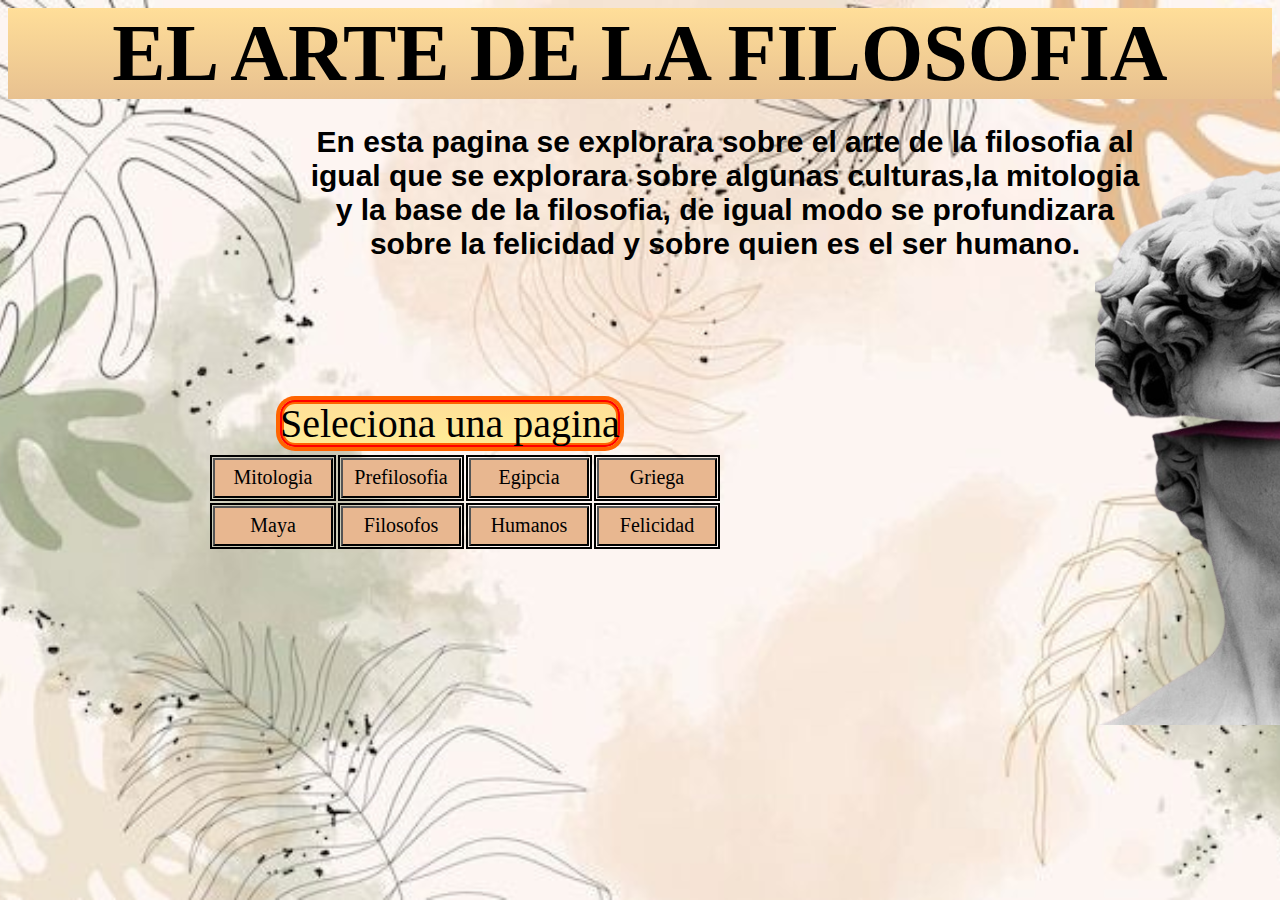
<file: index.html>
<html>
<head>
<title>Filsofia</title>
<link rel="stylesheet" href="disen.css">
</head>
<style type="text/css">
table{border-collapase: separate;}
th{border-collapase: separate;border:black 2px solid;font-size:20px;}
td{border-collapase: separate;border:black 2px solid;color:black;font-size:15px;}

.tab{
position: Relative;
top: 300;
left:200;
}

.caja1{
position: absolute;
top: 100;
left:300;
height:10;
width:850;
font-family:Arial;
font-size: 20px;
}

.caja2{
position: Absolute;
top: 120;
left: 1100;
}

.caja3{
position: Absolute;
top: 400;
left: 280;
font-family:Forte;
font-size: 40px;
border-radius: 15px;
background-image: linear-gradient(#FFDE99, #FFEE96); 
box-shadow: inset 0 0 0 2px #FF0000, inset 0 0 0 4px #FF6400, 0 0 0 4px #FF6400; }
}

</style>

<header>
<h1 align="center">EL ARTE DE LA FILOSOFIA</h1>
</header>

<body>
<body background="Fon2.jpg">

<div class="caja1">
<h2 align="center">En esta pagina se explorara sobre el arte de la filosofia al igual que se explorara sobre algunas culturas,la mitologia y la base de la filosofia, de igual modo se profundizara sobre la felicidad y sobre quien es el ser humano.
</div>

<div class="caja2">
<img src="opo.png" width="350" height="600">
</div>

<div class="caja3">
Seleciona una pagina
</div>



<div class="tab">
<table>
<tr>
<th>
<button style="background-color:#E8B790;height:40; width:120;font-family: Arial Rounded MT;font-size: 20px;cursor: pointer;" onclick="window.location.href='Mitologia.html'">Mitologia</button>
</th>
<th>
<button style="background-color:#E8B790;height:40; width:120; font-family: Arial Rounded MT;font-size: 20px;cursor: pointer;" onclick="window.location.href='Prefilosofia.html'">Prefilosofia</button>
</th>
<th>
<button style="background-color:#E8B790;height:40; width:120; font-family: Arial Rounded MT;font-size: 20px;cursor: pointer;" onclick="window.location.href='Egipcia.html'">Egipcia</button>
</th>
<th>
<button style="background-color:#E8B790;height:40; width:120; font-family: Arial Rounded MT;font-size: 20px;cursor: pointer;" onclick="window.location.href='Griega.html'">Griega</button>
</th>
</tr>

<tr>
<td>
<button style="background-color:#E8B790;height:40; width:120; font-family: Arial Rounded MT;font-size: 20px;cursor: pointer;" onclick="window.location.href='Maya.html'">Maya</button>
</td>
<td>
<button style="background-color:#E8B790;height:40; width:120; font-family: Arial Rounded MT;font-size: 20px;cursor: pointer;" onclick="window.location.href='Filosofos.html'">Filosofos</button>
</td>
<td>
<button style="background-color:#E8B790;height:40; width:120; font-family: Arial Rounded MT;font-size: 20px;cursor: pointer;" onclick="window.location.href='Humano.html'">Humanos</button>
</td>
<td>
<button style="background-color:#E8B790;height:40; width:120; font-family: Arial Rounded MT;font-size: 20px;cursor: pointer;" onclick="window.location.href='Felicidad.html'">Felicidad</button>
</td>
</tr>
</table>
</div>

</html>
</file>
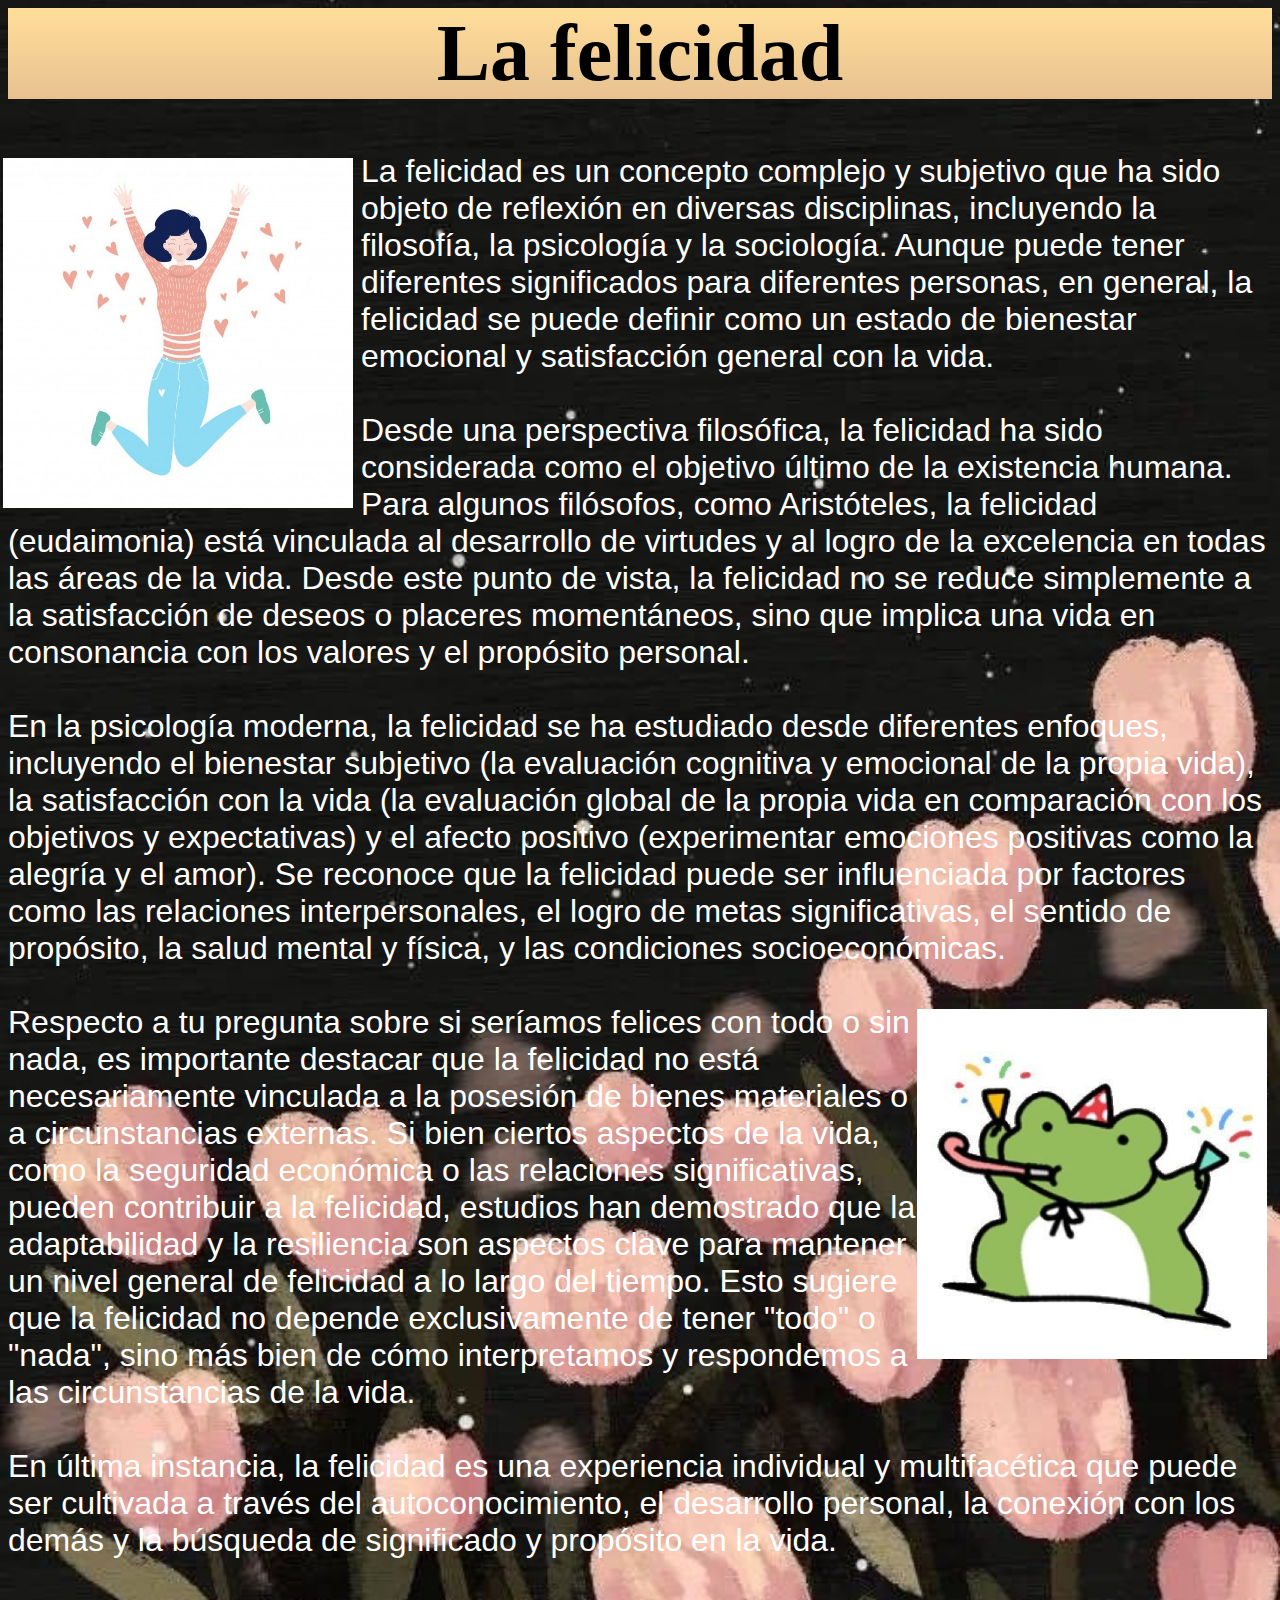
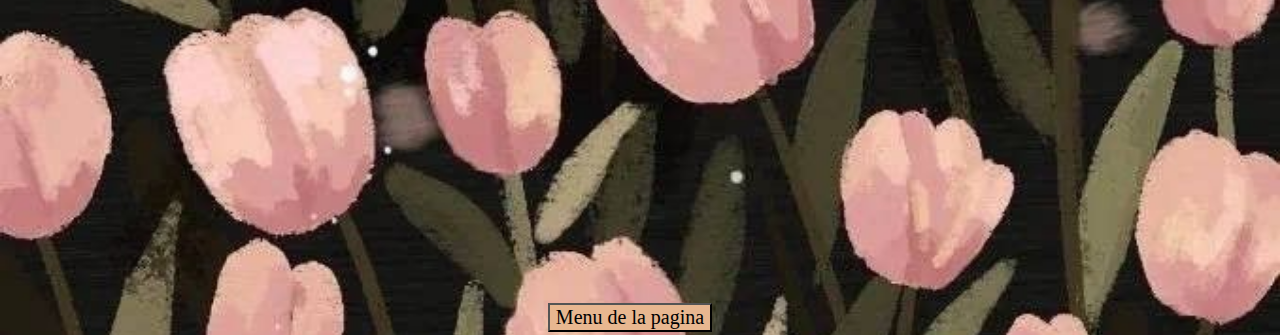
<file: Felicidad.html>
<html>

<head>
<link rel="stylesheet" href="disen.css">
<title>Felicidad</title>
<style type="text/css">
.text2{
color: White;
font-family:Arial;
}
</style>
</head>

<header>
<h1 align="center">La felicidad</h1>
</header>

<body>
<body background="Fon9.jpg">
<div class="img">
<img src="feli.jpg" align="left" height=350px widgt=400px>
</div>

<div class="text2">
<font size="6">
La felicidad es un concepto complejo y subjetivo que ha sido objeto de reflexión en diversas disciplinas, incluyendo la filosofía, la psicología y la sociología. Aunque puede tener diferentes significados para diferentes personas, en general, la felicidad se puede definir como un estado de bienestar emocional y satisfacción general con la vida.<br><br>

Desde una perspectiva filosófica, la felicidad ha sido considerada como el objetivo último de la existencia humana. Para algunos filósofos, como Aristóteles, la felicidad (eudaimonia) está vinculada al desarrollo de virtudes y al logro de la excelencia en todas las áreas de la vida. Desde este punto de vista, la felicidad no se reduce simplemente a la satisfacción de deseos o placeres momentáneos, sino que implica una vida en consonancia con los valores y el propósito personal.<br><br>

En la psicología moderna, la felicidad se ha estudiado desde diferentes enfoques, incluyendo el bienestar subjetivo (la evaluación cognitiva y emocional de la propia vida), la satisfacción con la vida (la evaluación global de la propia vida en comparación con los objetivos y expectativas) y el afecto positivo (experimentar emociones positivas como la alegría y el amor). Se reconoce que la felicidad puede ser influenciada por factores como las relaciones interpersonales, el logro de metas significativas, el sentido de propósito, la salud mental y física, y las condiciones socioeconómicas.<br><br>
<img src="Si.jpg" align="right" height=350px widgt=400px>

Respecto a tu pregunta sobre si seríamos felices con todo o sin nada, es importante destacar que la felicidad no está necesariamente vinculada a la posesión de bienes materiales o a circunstancias externas. Si bien ciertos aspectos de la vida, como la seguridad económica o las relaciones significativas, pueden contribuir a la felicidad, estudios han demostrado que la adaptabilidad y la resiliencia son aspectos clave para mantener un nivel general de felicidad a lo largo del tiempo. Esto sugiere que la felicidad no depende exclusivamente de tener "todo" o "nada", sino más bien de cómo interpretamos y respondemos a las circunstancias de la vida.<br><br>

En última instancia, la felicidad es una experiencia individual y multifacética que puede ser cultivada a través del autoconocimiento, el desarrollo personal, la conexión con los demás y la búsqueda de significado y propósito en la vida.</div>

<div class="tabl">
<table align="center">
<tr>
<td>
<iframe width="560" height="315" src="https://www.youtube-nocookie.com/embed/sg0eyDRfs9w?si=3bSnMVVs3Wtc8CXN" title="YouTube video player" frameborder="0" allow="accelerometer; autoplay; clipboard-write; encrypted-media; gyroscope; picture-in-picture; web-share" allowfullscreen></iframe></td>
<td>
<iframe width="560" height="315" src="https://www.youtube-nocookie.com/embed/BK-ModsaVUQ?si=goo_MeDSxmQDiS9-" title="YouTube video player" frameborder="0" allow="accelerometer; autoplay; clipboard-write; encrypted-media; gyroscope; picture-in-picture; web-share" allowfullscreen></iframe></td>
</tr>
</table>
</div>


<div class="btn">
<table align="center">
<tr>
<td>
<button style="background-color:#E8B790; font-family: Arial Rounded MT;font-size: 20px;cursor: pointer;" onclick="window.location.href='index.html'">Menu de la pagina</button>
</td>
</tr>
</table>
</div>
</file>
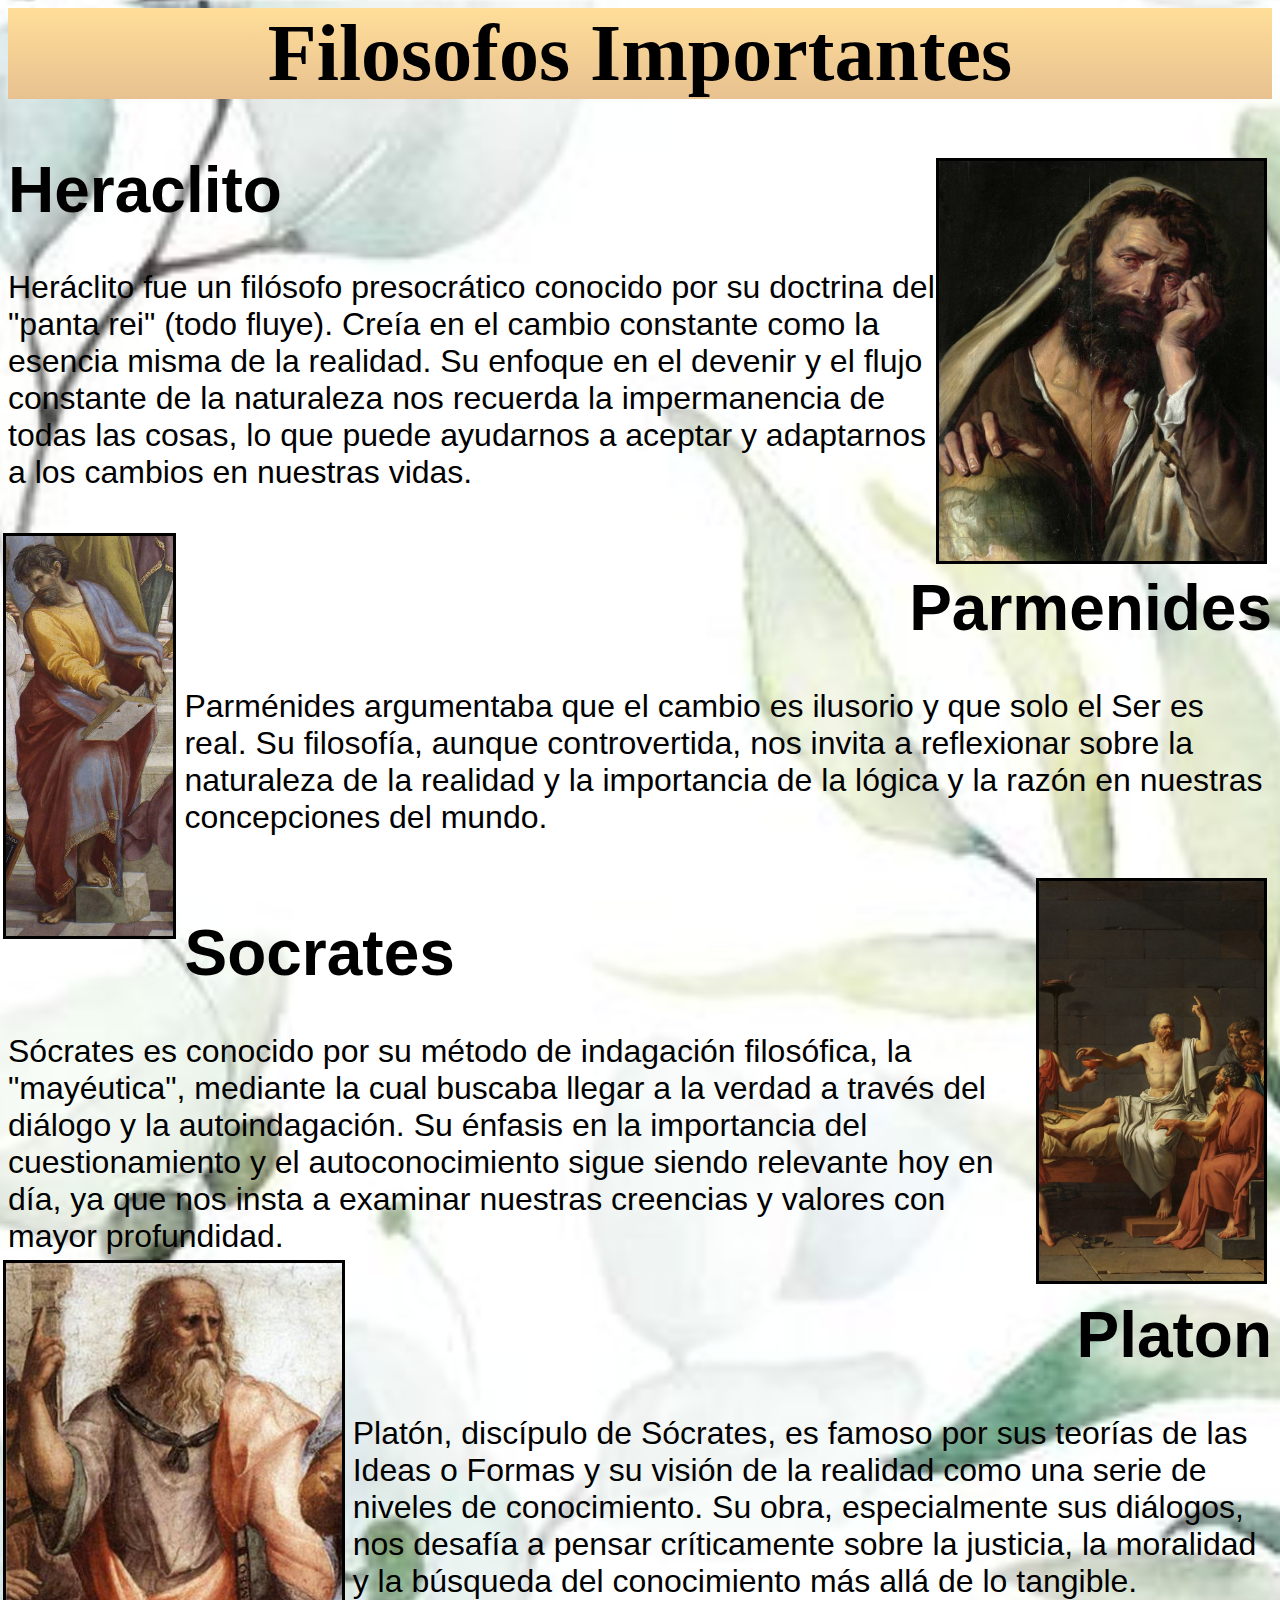
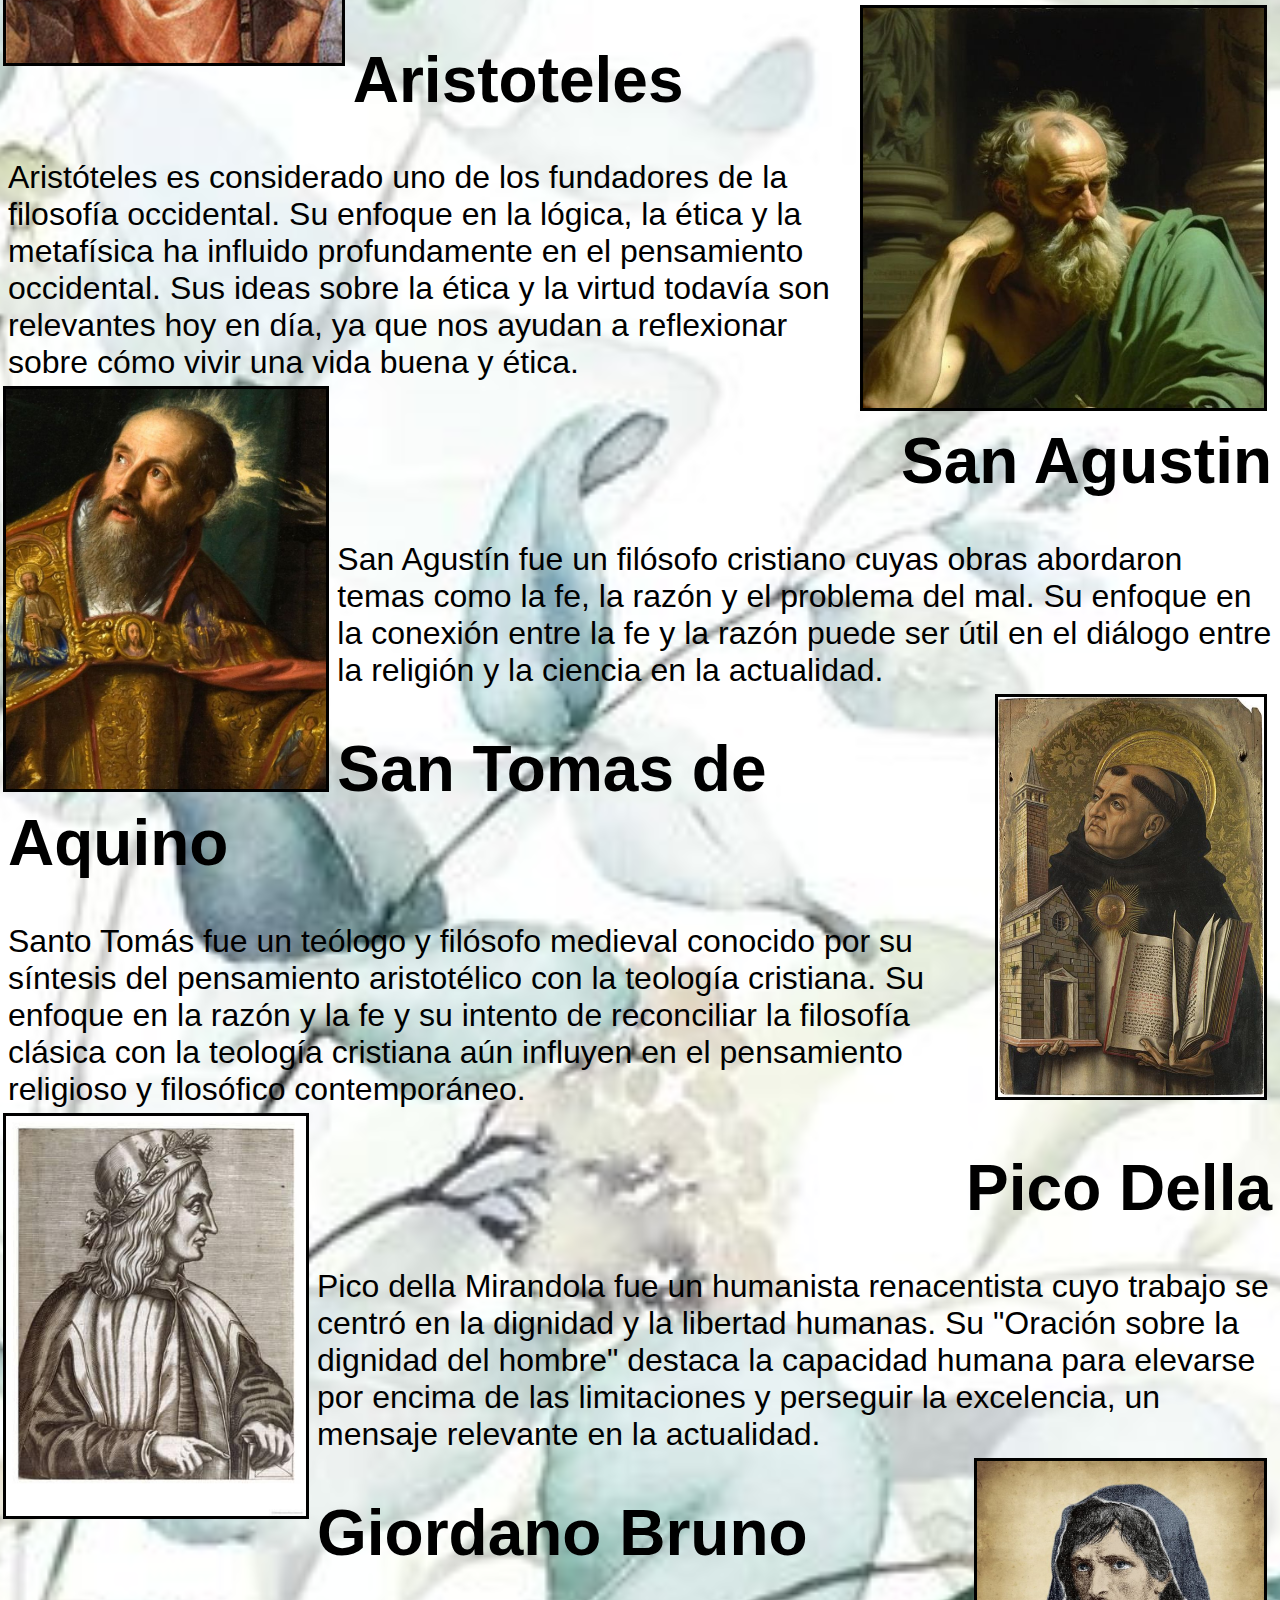
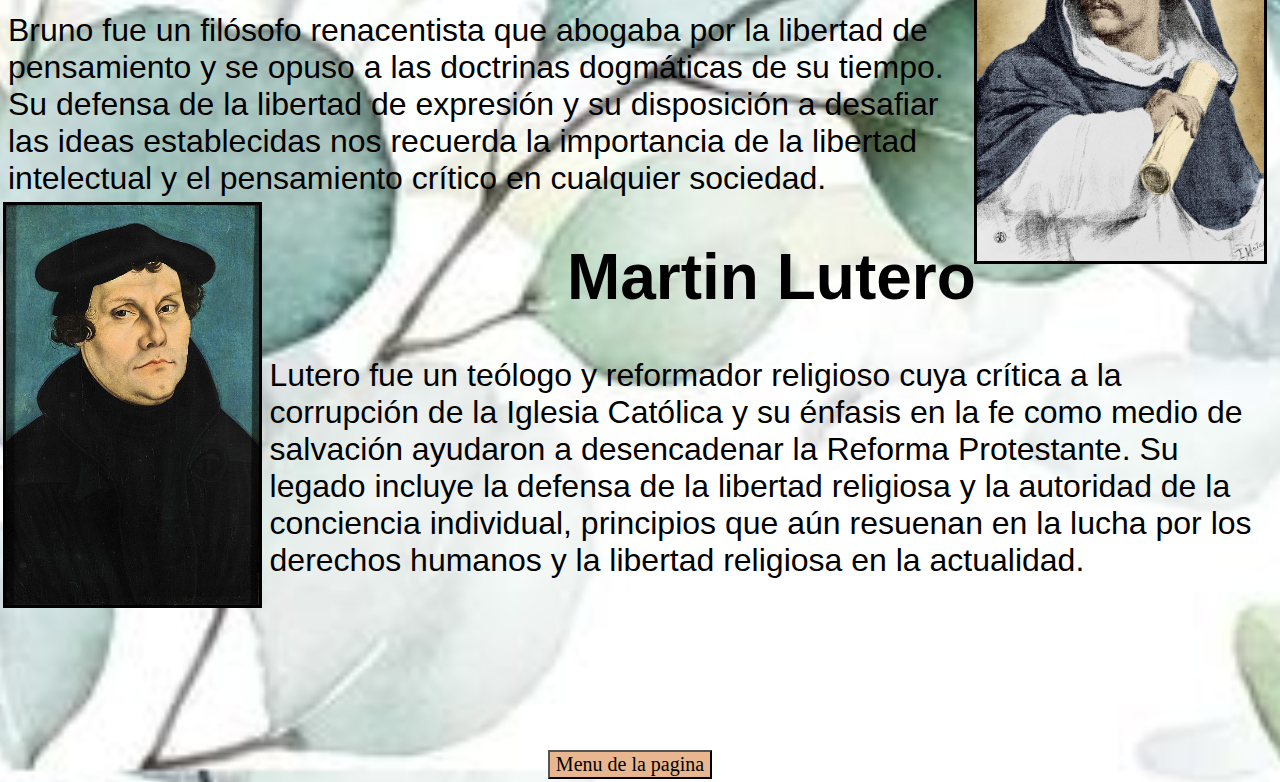
<file: Filosofos.html>
<html>

<head>
<link rel="stylesheet" href="disen.css">
<title>Filosofos</title>
</head>

<header>
<h1 align="center">Filosofos Importantes</h1>
</header>

<body>
<body background="Fon7.jpg">
<img src="hera.jpg" align="right" height=400px widgt=400px border=3>
<div class="text">
<font size="6">
<h1> Heraclito</h1>

Heráclito fue un filósofo presocrático conocido por su doctrina del "panta rei" (todo fluye). Creía en el cambio constante como la esencia misma de la realidad. Su enfoque en el devenir y el flujo constante de la naturaleza nos recuerda la impermanencia de todas las cosas, lo que puede ayudarnos a aceptar y adaptarnos a los cambios en nuestras vidas.<br><br>
<img src="parm.jpg" align="left" height=400px widgt=400px border=3>

<h1 align="Right">Parmenides</h1>
Parménides argumentaba que el cambio es ilusorio y que solo el Ser es real. Su filosofía, aunque controvertida, nos invita a reflexionar sobre la naturaleza de la realidad y la importancia de la lógica y la razón en nuestras concepciones del mundo.<br><br>

<img src="soca.jpg" align="right" height=400px widgt=400px border=3>

<h1>Socrates</h1>
Sócrates es conocido por su método de indagación filosófica, la "mayéutica", mediante la cual buscaba llegar a la verdad a través del diálogo y la autoindagación. Su énfasis en la importancia del cuestionamiento y el autoconocimiento sigue siendo relevante hoy en día, ya que nos insta a examinar nuestras creencias y valores con mayor profundidad.<br>

<img src="plato.jpg" align="left" height=400px widgt=400px border=3>

<h1 align="Right">Platon</h1>
Platón, discípulo de Sócrates, es famoso por sus teorías de las Ideas o Formas y su visión de la realidad como una serie de niveles de conocimiento. Su obra, especialmente sus diálogos, nos desafía a pensar críticamente sobre la justicia, la moralidad y la búsqueda del conocimiento más allá de lo tangible.<br>

<img src="aris.jpg" align="right" height=400px widgt=400px border=3>

<h1 align="left">Aristoteles</h1>
Aristóteles es considerado uno de los fundadores de la filosofía occidental. Su enfoque en la lógica, la ética y la metafísica ha influido profundamente en el pensamiento occidental. Sus ideas sobre la ética y la virtud todavía son relevantes hoy en día, ya que nos ayudan a reflexionar sobre cómo vivir una vida buena y ética.<br>

<img src="san.jpg" align="left" height=400px widgt=400px border=3>

<h1 align="Right">San Agustin</h1>
 San Agustín fue un filósofo cristiano cuyas obras abordaron temas como la fe, la razón y el problema del mal. Su enfoque en la conexión entre la fe y la razón puede ser útil en el diálogo entre la religión y la ciencia en la actualidad.<br>

<img src="tom.jpg" align="right" height=400px widgt=400px border=3>

<h1 align="left">San Tomas de Aquino</h1>
Santo Tomás fue un teólogo y filósofo medieval conocido por su síntesis del pensamiento aristotélico con la teología cristiana. Su enfoque en la razón y la fe y su intento de reconciliar la filosofía clásica con la teología cristiana aún influyen en el pensamiento religioso y filosófico contemporáneo.<br>

<img src="pico.jpg" align="left" height=400px widgt=400px border=3>

<h1 align="Right">Pico Della</h1>
 Pico della Mirandola fue un humanista renacentista cuyo trabajo se centró en la dignidad y la libertad humanas. Su "Oración sobre la dignidad del hombre" destaca la capacidad humana para elevarse por encima de las limitaciones y perseguir la excelencia, un mensaje relevante en la actualidad.<br>

<img src="B.jpg" align="right" height=400px widgt=400px border=3>

<h1 align="left">Giordano Bruno</h1>
Bruno fue un filósofo renacentista que abogaba por la libertad de pensamiento y se opuso a las doctrinas dogmáticas de su tiempo. Su defensa de la libertad de expresión y su disposición a desafiar las ideas establecidas nos recuerda la importancia de la libertad intelectual y el pensamiento crítico en cualquier sociedad.<br>

<img src="Lut.jpg" align="left" height=400px widgt=400px border=3>

<h1 align="Right">Martin Lutero</h1>
Lutero fue un teólogo y reformador religioso cuya crítica a la corrupción de la Iglesia Católica y su énfasis en la fe como medio de salvación ayudaron a desencadenar la Reforma Protestante. Su legado incluye la defensa de la libertad religiosa y la autoridad de la conciencia individual, principios que aún resuenan en la lucha por los derechos humanos y la libertad religiosa en la actualidad.<br><br><br><br><br>


<div class="btn">
<table align="center">
<tr>
<td>
<button style="background-color:#E8B790; font-family: Arial Rounded MT;font-size: 20px;cursor: pointer;" onclick="window.location.href='index.html'">Menu de la pagina</button>
</td>
</tr>
</table>
</div>
</file>
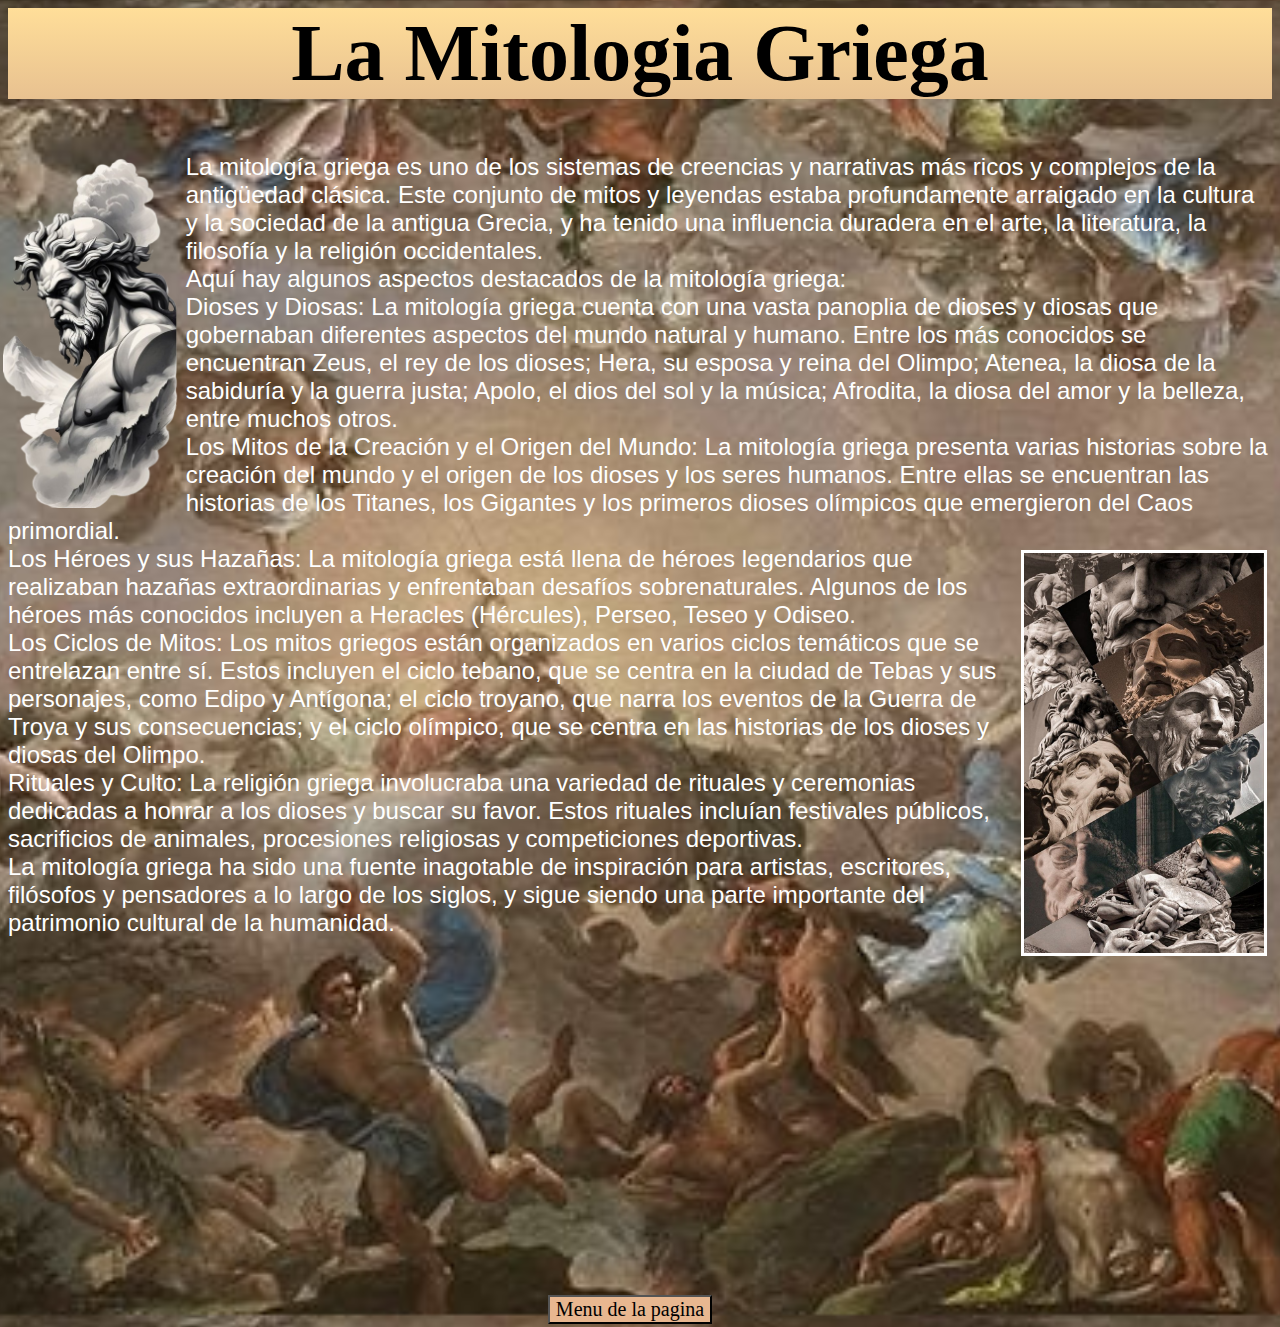
<file: Griega.html>
<html>

<head>
<link rel="stylesheet" href="disen.css">
<title>La Mitologia Griega</title>
</head>
<Style type="text/css">
.text2{
color: White;
font-family:Arial;
}
</style>




<header>
<h1 align="center">La Mitologia Griega</h1>
</header>

<body>
<body background="Fon5.jpg">
<div class="img">
<img src="Zeus.png" align="left" height=350px widgt=400px>
</div>

<div class="text2";>
<font size="5">
La mitología griega es uno de los sistemas de creencias y narrativas más ricos y complejos de la antigüedad clásica. Este conjunto de mitos y leyendas estaba profundamente arraigado en la cultura y la sociedad de la antigua Grecia, y ha tenido una influencia duradera en el arte, la literatura, la filosofía y la religión occidentales.<br>

Aquí hay algunos aspectos destacados de la mitología griega:<br>

Dioses y Diosas: La mitología griega cuenta con una vasta panoplia de dioses y diosas que gobernaban diferentes aspectos del mundo natural y humano. Entre los más conocidos se encuentran Zeus, el rey de los dioses; Hera, su esposa y reina del Olimpo; Atenea, la diosa de la sabiduría y la guerra justa; Apolo, el dios del sol y la música; Afrodita, la diosa del amor y la belleza, entre muchos otros.<br>

Los Mitos de la Creación y el Origen del Mundo: La mitología griega presenta varias historias sobre la creación del mundo y el origen de los dioses y los seres humanos. Entre ellas se encuentran las historias de los Titanes, los Gigantes y los primeros dioses olímpicos que emergieron del Caos primordial.<br> 
<img src="gri.jpg" align="right" height=400px widgt=400px border=3>

Los Héroes y sus Hazañas: La mitología griega está llena de héroes legendarios que realizaban hazañas extraordinarias y enfrentaban desafíos sobrenaturales. Algunos de los héroes más conocidos incluyen a Heracles (Hércules), Perseo, Teseo y Odiseo.<br>

Los Ciclos de Mitos: Los mitos griegos están organizados en varios ciclos temáticos que se entrelazan entre sí. Estos incluyen el ciclo tebano, que se centra en la ciudad de Tebas y sus personajes, como Edipo y Antígona; el ciclo troyano, que narra los eventos de la Guerra de Troya y sus consecuencias; y el ciclo olímpico, que se centra en las historias de los dioses y diosas del Olimpo.<br>

Rituales y Culto: La religión griega involucraba una variedad de rituales y ceremonias dedicadas a honrar a los dioses y buscar su favor. Estos rituales incluían festivales públicos, sacrificios de animales, procesiones religiosas y competiciones deportivas.<br>

La mitología griega ha sido una fuente inagotable de inspiración para artistas, escritores, filósofos y pensadores a lo largo de los siglos, y sigue siendo una parte importante del patrimonio cultural de la humanidad.</font></div>

<div class="tabl">
<table align="center">
<tr>
<td>
<iframe width="560" height="315" src="https://www.youtube-nocookie.com/embed/GWt_BFTbtRk?si=OCSbyPcl6n8bkAgm" title="YouTube video player" frameborder="0" allow="accelerometer; autoplay; clipboard-write; encrypted-media; gyroscope; picture-in-picture; web-share" allowfullscreen></iframe></td>
<td>
<iframe width="560" height="315" src="https://www.youtube-nocookie.com/embed/nhsdZA6v0d4?si=hWBnxJSacrWOsxRo" title="YouTube video player" frameborder="0" allow="accelerometer; autoplay; clipboard-write; encrypted-media; gyroscope; picture-in-picture; web-share" allowfullscreen></iframe></td>
</tr>
</table>
</div>

<div class="btn">
<table align="center">
<tr>
<td>
<button style="background-color:#E8B790; font-family: Arial Rounded MT;font-size: 20px;cursor: pointer;" onclick="window.location.href='index.html'">Menu de la pagina</button>
</td>
</tr>
</table>
</div>
</file>
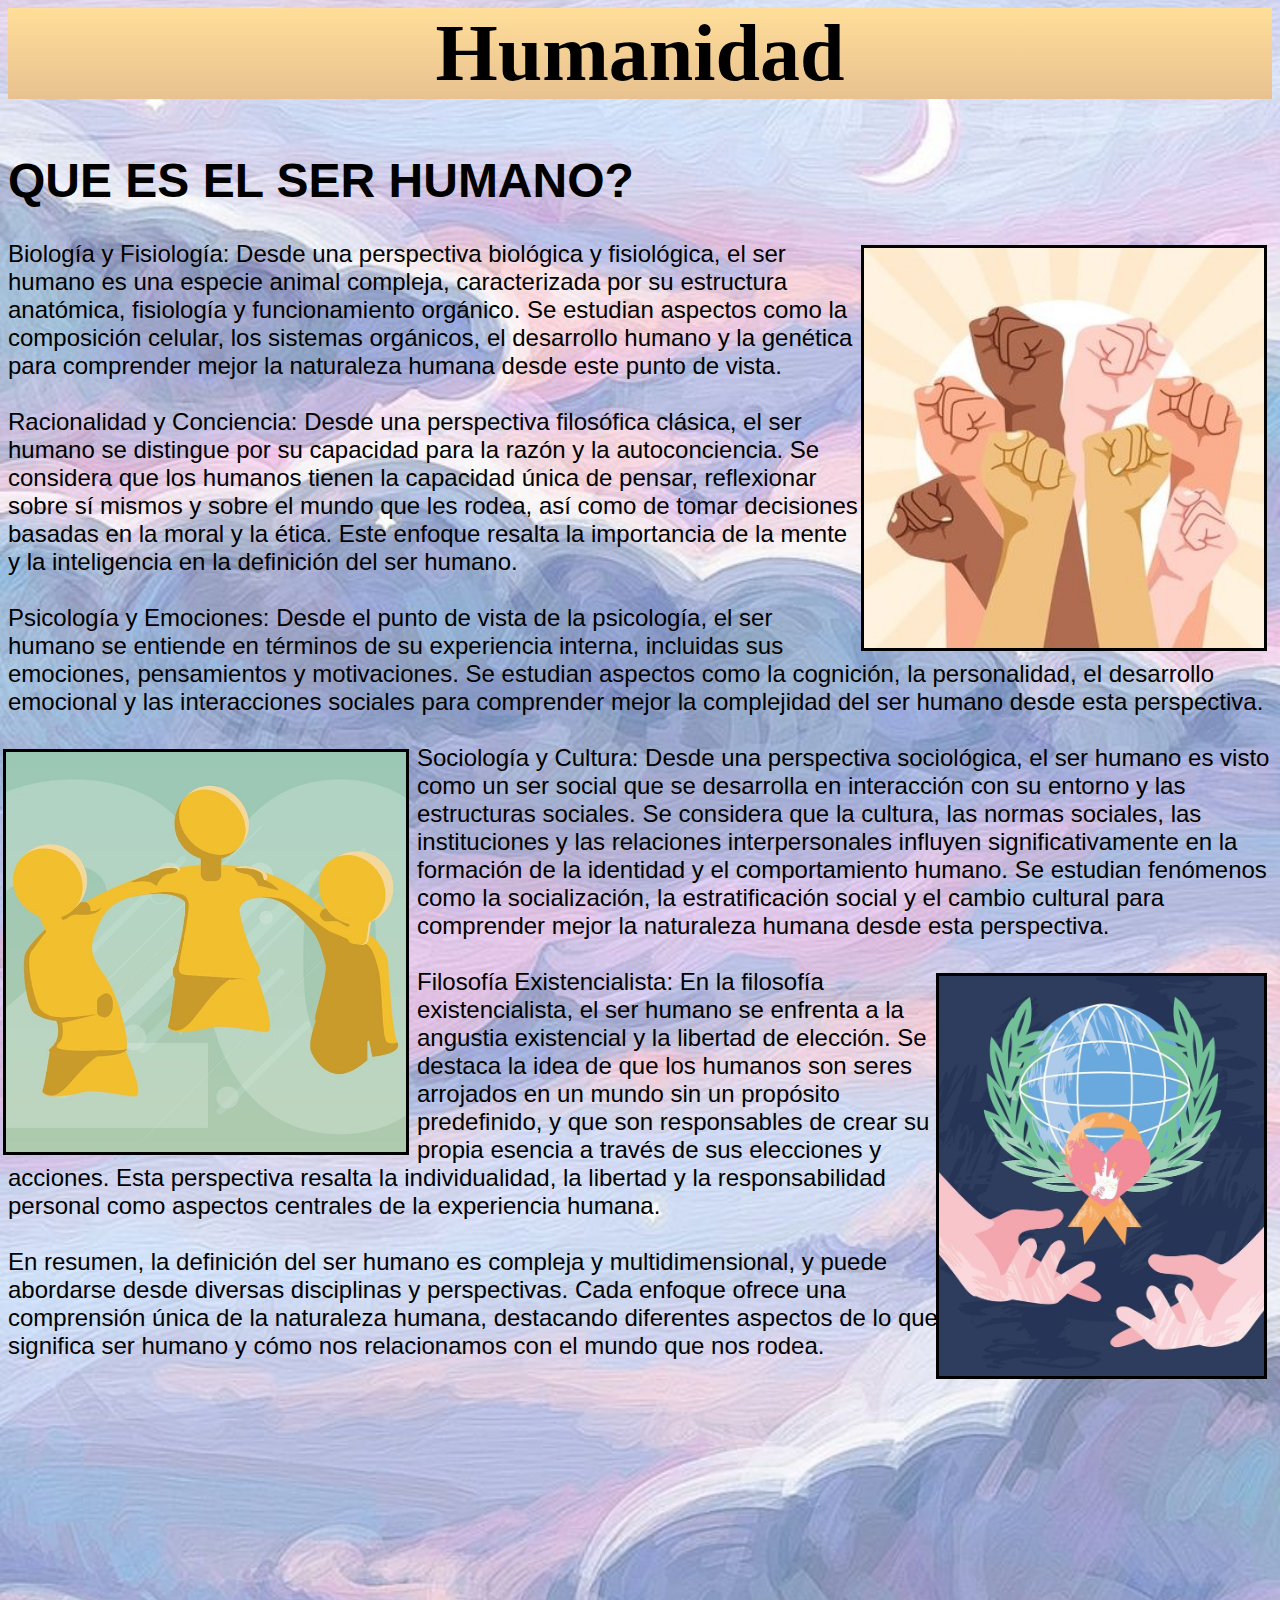
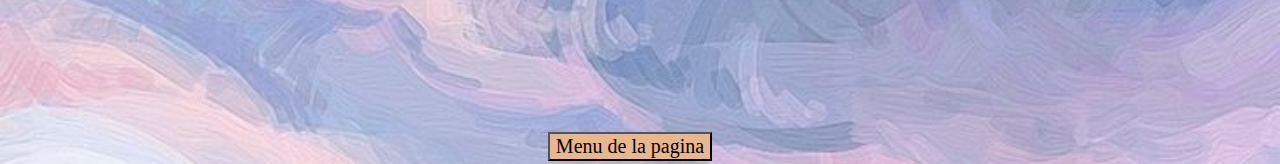
<file: Humanos.html>
<html>

<head>
<link rel="stylesheet" href="disen.css">
<title>La Mitologia</title>
</head>

<header>
<h1 align="center">Humanidad</h1>
</header>

<body>
<body background="Fon8.jpg">

<div class="text">
<font size="5">
<H1>QUE ES EL SER HUMANO?</h1>
<img src="Humanos.jpg" align="right" height=400px widgt=400px border=3>

Biología y Fisiología: Desde una perspectiva biológica y fisiológica, el ser humano es una especie animal compleja, caracterizada por su estructura anatómica, fisiología y funcionamiento orgánico. Se estudian aspectos como la composición celular, los sistemas orgánicos, el desarrollo humano y la genética para comprender mejor la naturaleza humana desde este punto de vista.<br><br>

Racionalidad y Conciencia: Desde una perspectiva filosófica clásica, el ser humano se distingue por su capacidad para la razón y la autoconciencia. Se considera que los humanos tienen la capacidad única de pensar, reflexionar sobre sí mismos y sobre el mundo que les rodea, así como de tomar decisiones basadas en la moral y la ética. Este enfoque resalta la importancia de la mente y la inteligencia en la definición del ser humano.<br><br>

Psicología y Emociones: Desde el punto de vista de la psicología, el ser humano se entiende en términos de su experiencia interna, incluidas sus emociones, pensamientos y motivaciones. Se estudian aspectos como la cognición, la personalidad, el desarrollo emocional y las interacciones sociales para comprender mejor la complejidad del ser humano desde esta perspectiva.<br><br>
<img src="Hum.jpg" align="left" height=400px widgt=400px border=3>
Sociología y Cultura: Desde una perspectiva sociológica, el ser humano es visto como un ser social que se desarrolla en interacción con su entorno y las estructuras sociales. Se considera que la cultura, las normas sociales, las instituciones y las relaciones interpersonales influyen significativamente en la formación de la identidad y el comportamiento humano. Se estudian fenómenos como la socialización, la estratificación social y el cambio cultural para comprender mejor la naturaleza humana desde esta perspectiva.<br><br>

<img src="Huma.jpg" align="right" height=400px widgt=400px border=3>

Filosofía Existencialista: En la filosofía existencialista, el ser humano se enfrenta a la angustia existencial y la libertad de elección. Se destaca la idea de que los humanos son seres arrojados en un mundo sin un propósito predefinido, y que son responsables de crear su propia esencia a través de sus elecciones y acciones. Esta perspectiva resalta la individualidad, la libertad y la responsabilidad personal como aspectos centrales de la experiencia humana.<br><br>

En resumen, la definición del ser humano es compleja y multidimensional, y puede abordarse desde diversas disciplinas y perspectivas. Cada enfoque ofrece una comprensión única de la naturaleza humana, destacando diferentes aspectos de lo que significa ser humano y cómo nos relacionamos con el mundo que nos rodea.<br><br></div>

<div class="tabl">
<table align="center">
<tr>
<td>
<iframe width="560" height="315" src="https://www.youtube-nocookie.com/embed/87Uel3zyCk0?si=wr5zsbV48FEwMTFd" title="YouTube video player" frameborder="0" allow="accelerometer; autoplay; clipboard-write; encrypted-media; gyroscope; picture-in-picture; web-share" allowfullscreen></iframe></td>
<td>
<iframe width="560" height="315" src="https://www.youtube-nocookie.com/embed/uC8xcpCUFvk?si=FilxkJTQQBDD7O6N" title="YouTube video player" frameborder="0" allow="accelerometer; autoplay; clipboard-write; encrypted-media; gyroscope; picture-in-picture; web-share" allowfullscreen></iframe></td>
</tr>
</table>
</div>


<div class="btn">
<table align="center">
<tr>
<td>
<button style="background-color:#E8B790; font-family: Arial Rounded MT;font-size: 20px;cursor: pointer;" onclick="window.location.href='index.html'">Menu de la pagina</button>
</td>
</tr>
</table>
</div>
</file>
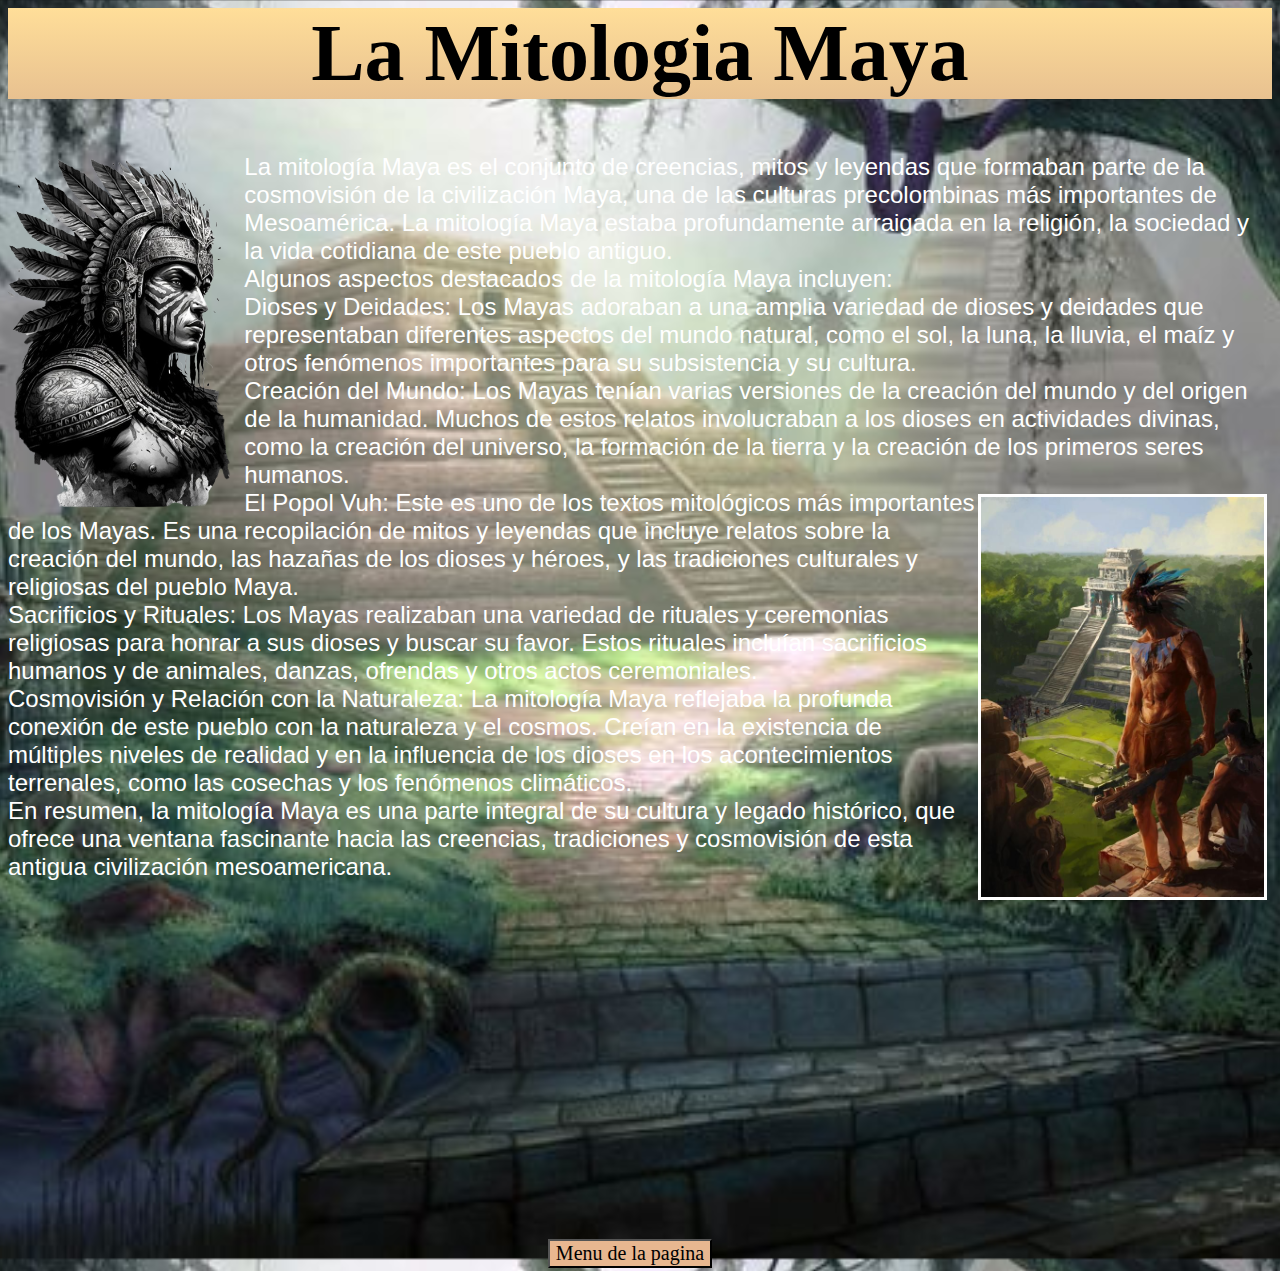
<file: Maya.html>
<html>
<head>
<link rel="stylesheet" href="disen.css">
<title>La Mitologia Maya</title>
<style type="text/css">
.text2{
color: White;
font-family:Arial;
}
</style>
</head>

<header>
<h1 align="center">La Mitologia Maya</h1>
</header>

<body>
<body background="may.jpg">
<div class="img">
<img src="Mya.png" align="left" height=350px widgt=400px>
</div>

<div class="text2">
<font size="5">La mitología Maya es el conjunto de creencias, mitos y leyendas que formaban parte de la cosmovisión de la civilización Maya, una de las culturas precolombinas más importantes de Mesoamérica. La mitología Maya estaba profundamente arraigada en la religión, la sociedad y la vida cotidiana de este pueblo antiguo.<br>

Algunos aspectos destacados de la mitología Maya incluyen:<br>

Dioses y Deidades: Los Mayas adoraban a una amplia variedad de dioses y deidades que representaban diferentes aspectos del mundo natural, como el sol, la luna, la lluvia, el maíz y otros fenómenos importantes para su subsistencia y su cultura.<br>


Creación del Mundo: Los Mayas tenían varias versiones de la creación del mundo y del origen de la humanidad. Muchos de estos relatos involucraban a los dioses en actividades divinas, como la creación del universo, la formación de la tierra y la creación de los primeros seres humanos.<br>
<img src="maya.jpg" align="right" height=400px widgt=400px border=3>

El Popol Vuh: Este es uno de los textos mitológicos más importantes de los Mayas. Es una recopilación de mitos y leyendas que incluye relatos sobre la creación del mundo, las hazañas de los dioses y héroes, y las tradiciones culturales y religiosas del pueblo Maya.<br>


Sacrificios y Rituales: Los Mayas realizaban una variedad de rituales y ceremonias religiosas para honrar a sus dioses y buscar su favor. Estos rituales incluían sacrificios humanos y de animales, danzas, ofrendas y otros actos ceremoniales.<br>


Cosmovisión y Relación con la Naturaleza: La mitología Maya reflejaba la profunda conexión de este pueblo con la naturaleza y el cosmos. Creían en la existencia de múltiples niveles de realidad y en la influencia de los dioses en los acontecimientos terrenales, como las cosechas y los fenómenos climáticos.<br>


En resumen, la mitología Maya es una parte integral de su cultura y legado histórico, que ofrece una ventana fascinante hacia las creencias, tradiciones y cosmovisión de esta antigua civilización mesoamericana.</font><br></div>



<div class="tabl">
<table align="center">
<tr>
<td>
<iframe width="560" height="315" src="https://www.youtube-nocookie.com/embed/5fxLpwJAGmM?si=Q9cWzPagr3vTkQUu" title="YouTube video player" frameborder="0" allow="accelerometer; autoplay; clipboard-write; encrypted-media; gyroscope; picture-in-picture; web-share" allowfullscreen></iframe></td>
<td>
<iframe width="560" height="315" src="https://www.youtube-nocookie.com/embed/dPpqNCmR44Q?si=fBKW70a7c6qlfosM" title="YouTube video player" frameborder="0" allow="accelerometer; autoplay; clipboard-write; encrypted-media; gyroscope; picture-in-picture; web-share" allowfullscreen></iframe></td>
</tr>
</table>
</div>


<div class="btn">
<table align="center">
<tr>
<td>
<button style="background-color:#E8B790; font-family: Arial Rounded MT;font-size: 20px;cursor: pointer;" onclick="window.location.href='index.html'">Menu de la pagina</button>
</td>
</tr>
</table>
</div>
</file>
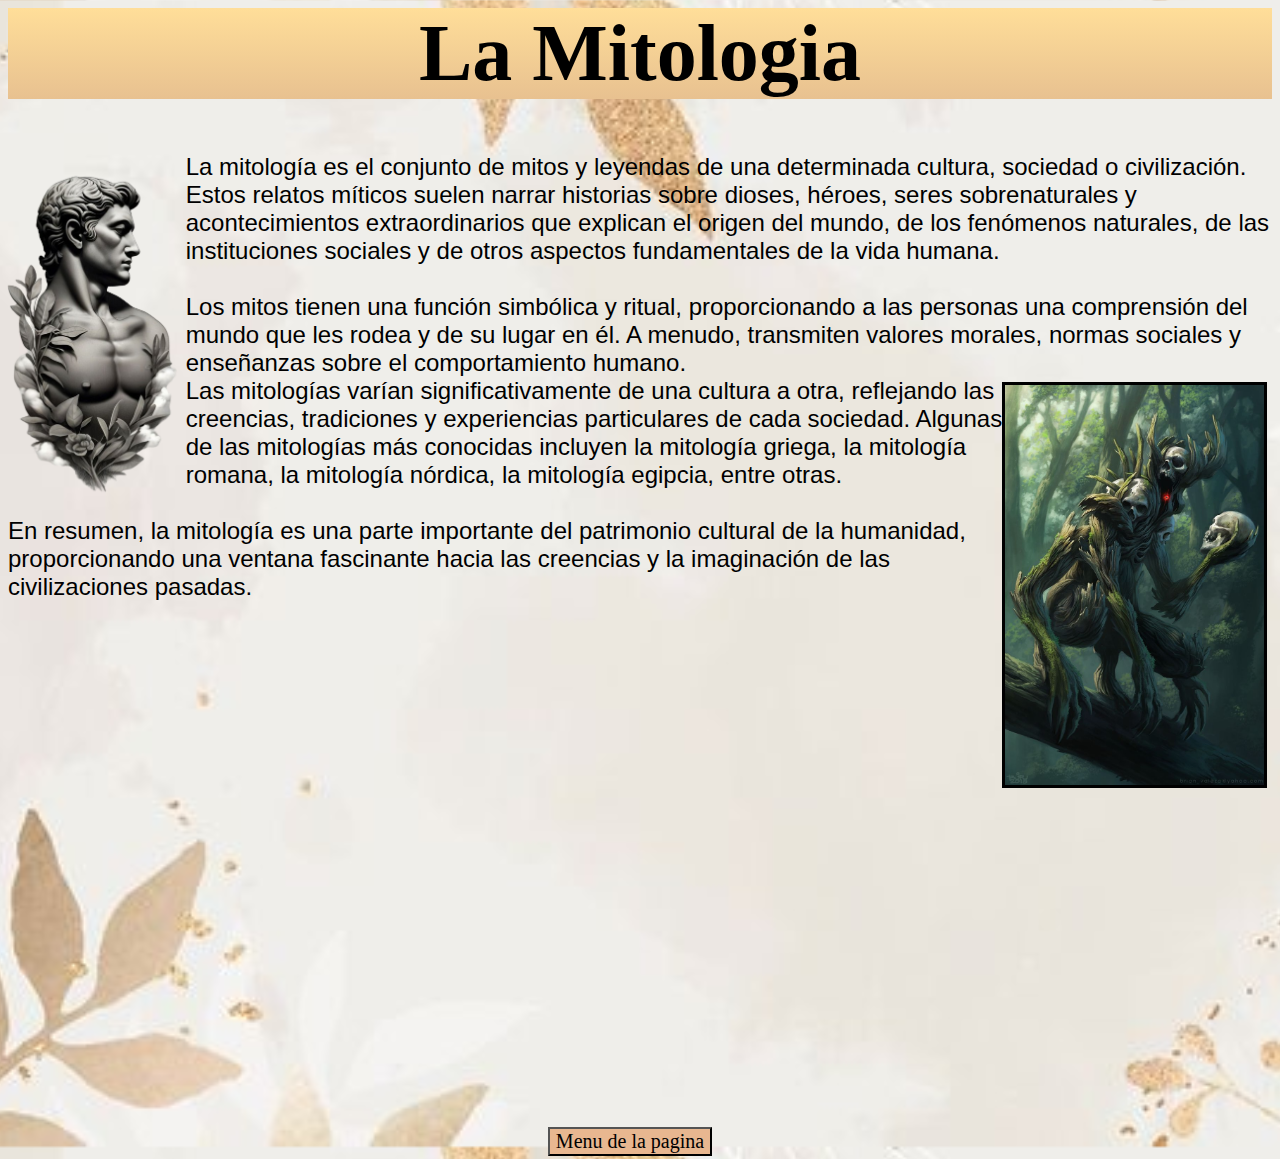
<file: Mitologia.html>
<html>

<head>
<link rel="stylesheet" href="disen.css">
<title>La Mitologia</title>
</head>

<header>
<h1 align="center">La Mitologia</h1>
</header>

<body>
<body background="mitol.jpg">
<div class="img">
<img src="mito.png" align="left" height=350px widgt=400px>
</div>

<div class="text">
<font size="5">
La mitología es el conjunto de mitos y leyendas de una determinada cultura, sociedad o civilización. Estos relatos míticos suelen narrar historias sobre dioses, héroes, seres sobrenaturales y acontecimientos extraordinarios que explican el origen del mundo, de los fenómenos naturales, de las instituciones sociales y de otros aspectos fundamentales de la vida humana.<br><br>

Los mitos tienen una función simbólica y ritual, proporcionando a las personas una comprensión del mundo que les rodea y de su lugar en él. A menudo, transmiten valores morales, normas sociales y enseñanzas sobre el comportamiento humano.<br>
<img src="mit.jpg" align="right" height=400px widgt=400px border=3>

Las mitologías varían significativamente de una cultura a otra, reflejando las creencias, tradiciones y experiencias particulares de cada sociedad. Algunas de las mitologías más conocidas incluyen la mitología griega, la mitología romana, la mitología nórdica, la mitología egipcia, entre otras.<br><br>

En resumen, la mitología es una parte importante del patrimonio cultural de la humanidad, proporcionando una ventana fascinante hacia las creencias y la imaginación de las civilizaciones pasadas.
</div>

<div class="tabl">
<table align="center">
<tr>
<td>
<iframe width="560" height="315" src="https://www.youtube-nocookie.com/embed/uUYcBOV-QVQ?si=xP_ggt1r2zypJTM4" title="YouTube video player" frameborder="0" allow="accelerometer; autoplay; clipboard-write; encrypted-media; gyroscope; picture-in-picture; web-share" allowfullscreen></iframe>
</td>
<td>
<iframe width="560" height="315" src="https://www.youtube-nocookie.com/embed/Ki07TlWyjco?si=5K0edL8D_nBuHsAR" title="YouTube video player" frameborder="0" allow="accelerometer; autoplay; clipboard-write; encrypted-media; gyroscope; picture-in-picture; web-share" allowfullscreen></iframe>
</td>
</tr>
</table>
</div>


<div class="btn">
<table align="center">
<tr>
<td>
<button style="background-color:#E8B790; font-family: Arial Rounded MT;font-size: 20px;cursor: pointer;" onclick="window.location.href='index.html'">Menu de la pagina</button>
</td>
</tr>
</table>
</div>
</file>
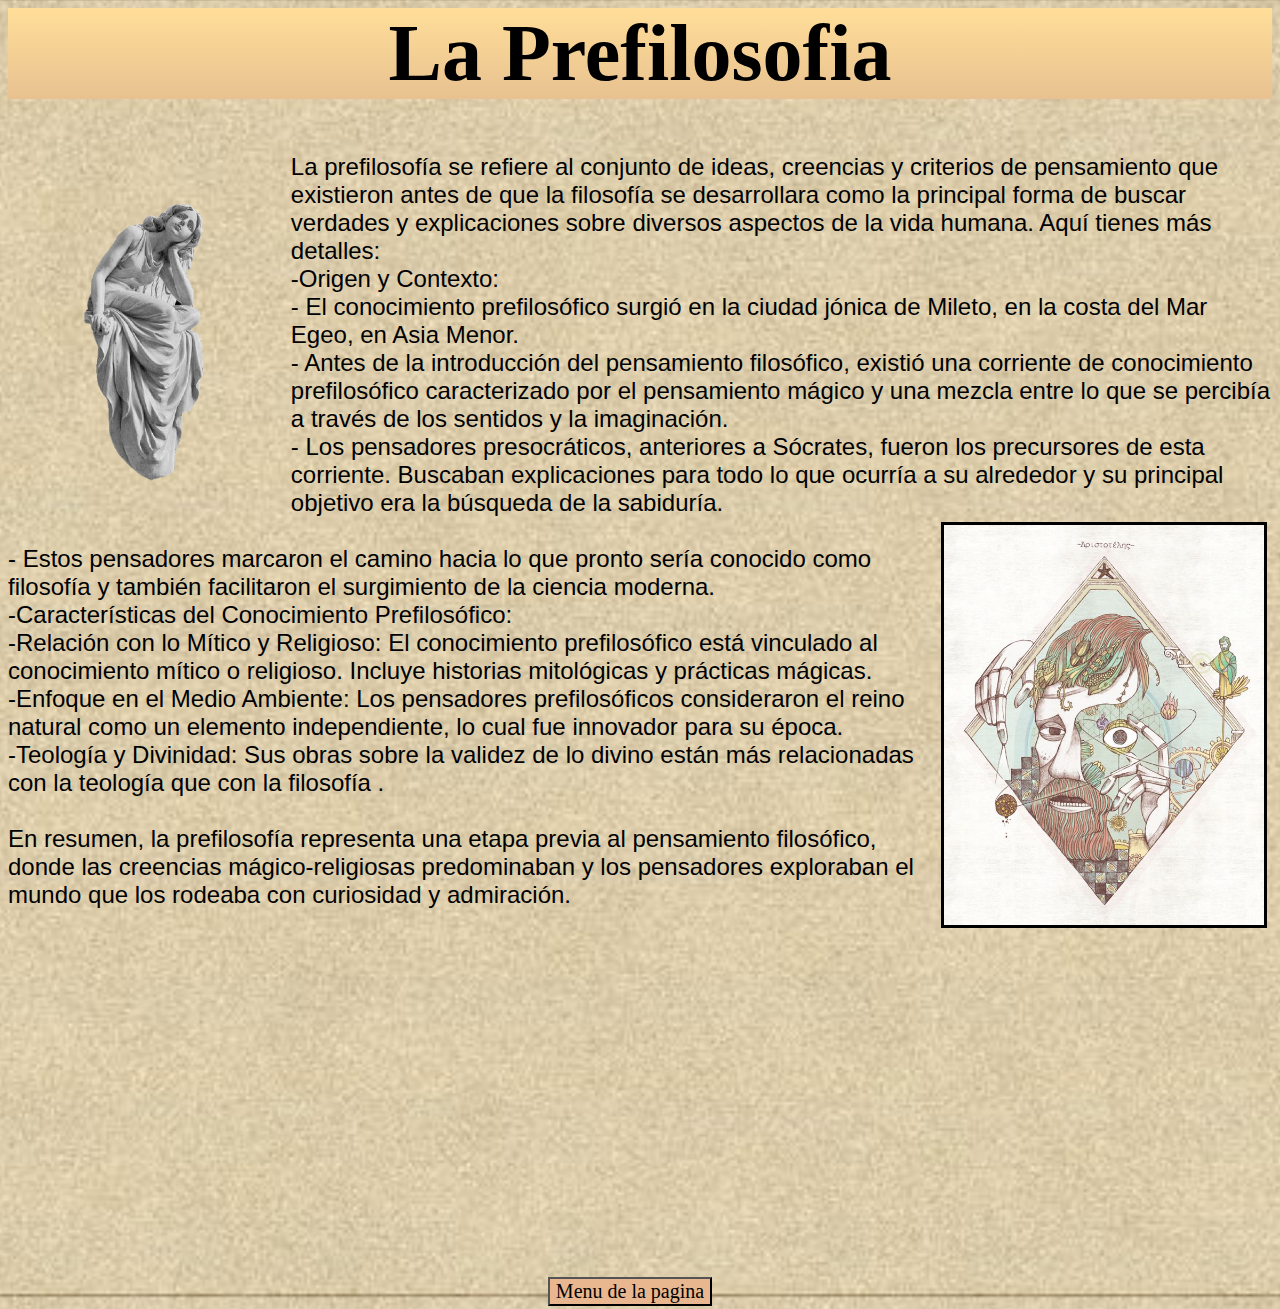
<file: Prefilosofia.html>
<html>
<head>
<link rel="stylesheet" href="disen.css">
<title>La Prefilosofia</title>
</head>
<style type="text/css">
</style>

<header>
<h1 align="center">La Prefilosofia</h1>
</header>
<body>
<body background="Fon3.jpg">
<div class="img">
<img src="roe.png" align="left" height=350px widgt=100px>
</div>

<div class="text">
<font size="5">
<p>La prefilosofía se refiere al conjunto de ideas, creencias y criterios de pensamiento que existieron antes de que la filosofía se desarrollara como la principal forma de buscar verdades y explicaciones sobre diversos aspectos de la vida humana. Aquí tienes más detalles:<br>

-Origen y Contexto:<br>
  - El conocimiento prefilosófico surgió en la ciudad jónica de Mileto, en la costa del Mar Egeo, en Asia Menor.<br>
  - Antes de la introducción del pensamiento filosófico, existió una corriente de conocimiento prefilosófico caracterizado por el pensamiento mágico y una mezcla entre lo que se percibía a través de los sentidos y la imaginación.<br>
  - Los pensadores presocráticos, anteriores a Sócrates, fueron los precursores de esta corriente. Buscaban explicaciones para todo lo que ocurría a su alrededor y su principal objetivo era la búsqueda de la sabiduría.<br>
<img src="pre.jpg" align="right" height=400px widgt=400px border=3><br>
  - Estos pensadores marcaron el camino hacia lo que pronto sería conocido como filosofía y también facilitaron el surgimiento de la ciencia moderna.<br>
-Características del Conocimiento Prefilosófico:<br>
  -Relación con lo Mítico y Religioso: El conocimiento prefilosófico está vinculado al conocimiento mítico o religioso. Incluye historias mitológicas y prácticas mágicas.<br>
  -Enfoque en el Medio Ambiente: Los pensadores prefilosóficos consideraron el reino natural como un elemento independiente, lo cual fue innovador para su época.<br>
  -Teología y Divinidad: Sus obras sobre la validez de lo divino están más relacionadas con la teología que con la filosofía .<br><br>

En resumen, la prefilosofía representa una etapa previa al pensamiento filosófico, donde las creencias mágico-religiosas predominaban y los pensadores exploraban el mundo que los rodeaba con curiosidad y admiración.</p></font>
</div>



<div class="tabl">
<table align="center">
<tr>
<td>
<iframe width="560" height="315" src="https://www.youtube-nocookie.com/embed/Ssc198DRApc?si=SoFqT4y2cahdZgeH" title="YouTube video player" frameborder="0" allow="accelerometer; autoplay; clipboard-write; encrypted-media; gyroscope; picture-in-picture; web-share" allowfullscreen></iframe>
</td>
<td>
<iframe width="560" height="315" src="https://www.youtube-nocookie.com/embed/AJWNWtvnbUk?si=iLzmmuAG8zypPqXy" title="YouTube video player" frameborder="0" allow="accelerometer; autoplay; clipboard-write; encrypted-media; gyroscope; picture-in-picture; web-share" allowfullscreen></iframe>
</td>
</tr>
</table>
</div>

<div class="btn">
<table align="center">
<tr>
<td>
<button style="background-color:#E8B790; font-family: Arial Rounded MT;font-size: 20px;cursor: pointer;" onclick="window.location.href='index.html'">Menu de la pagina</button>
</td>
</tr>
</table>
</div>

</htm>
</file>
<file: disen.css>
header {
    background-color: rgba(0, 0, 0, 0.5);
    top: 0;
    width: 100%;
    position: realtive;
    background-image: linear-gradient(#FFDE99, #E8C190); 
    font-size: 40px;
    Font-family: Forte;
}

body{
    background-position: center;
    background-size: cover;
}


.text{
    color: Black;
    font-family:Arial;
}

.btn{
    position: Relative;
    top: 20;
    right: 10;
}

img{
    position: relative;
    top: 5;
    right: 5;
}

tabl{
   position: Relative;
   top: 5;
   right: 5;
}
</file>
